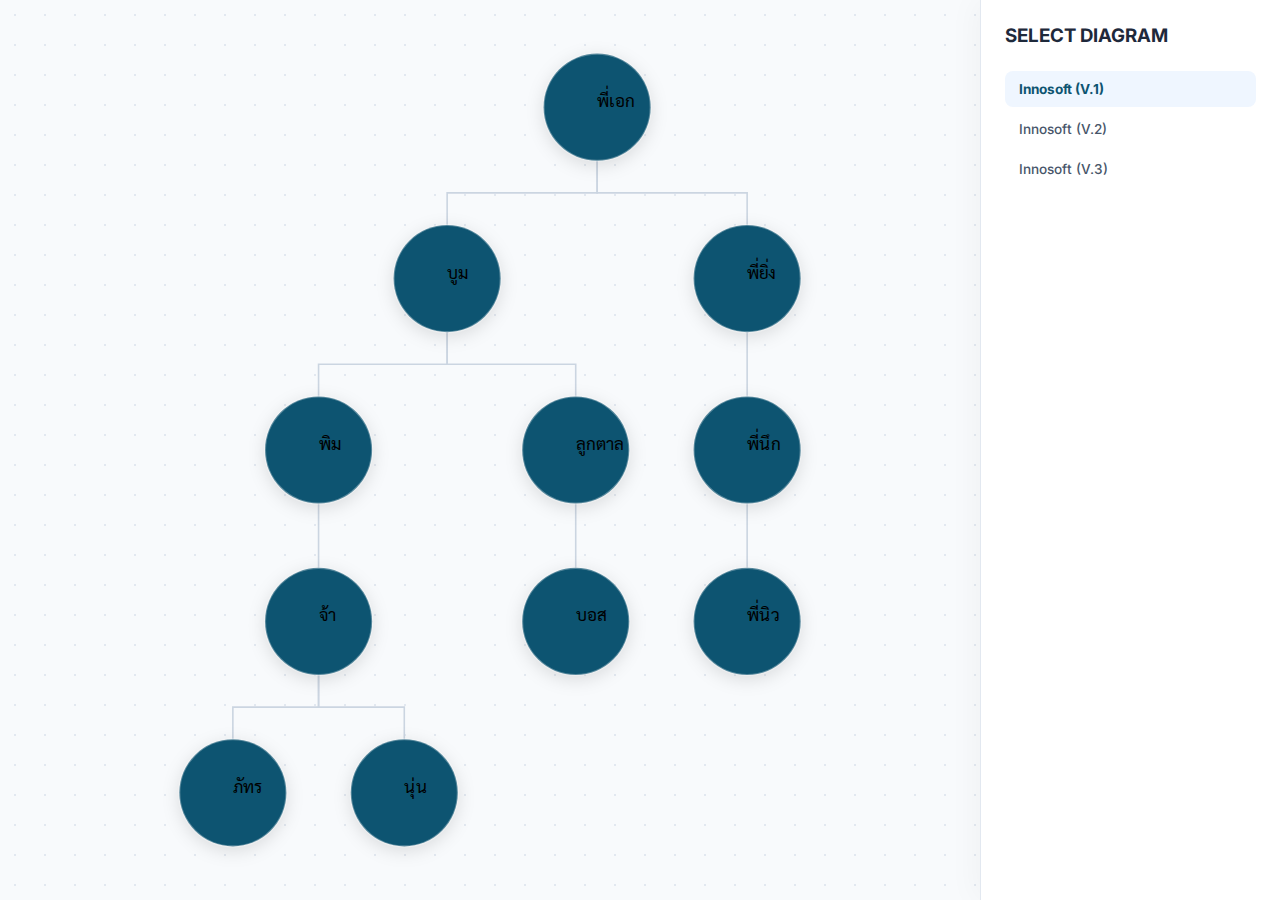
<file: org-chart/index.html>
<!DOCTYPE html>
<html lang="th">

<head>
    <meta charset="UTF-8">
    <meta name="viewport" content="width=device-width, initial-scale=1.0">
    <title>Organization Chart</title>
    <link rel="stylesheet" href="style.css">
    <link rel="preconnect" href="https://fonts.googleapis.com">
    <link rel="preconnect" href="https://fonts.gstatic.com" crossorigin>
    <link href="https://fonts.googleapis.com/css2?family=Inter:wght@400;600&family=Sarabun:wght@400;600&display=swap"
        rel="stylesheet">
</head>

<body>
    <div class="app-container">
        <main>
            <div id="chart-container">
                <svg id="chart-svg"></svg>
            </div>
        </main>

        <aside class="sidebar">
            <h3>SELECT DIAGRAM</h3>
            <ul id="diagram-list">
                <!-- Menu items will be injected here -->
            </ul>
        </aside>
    </div>

    <script src="script.js"></script>
</body>

</html>
</file>
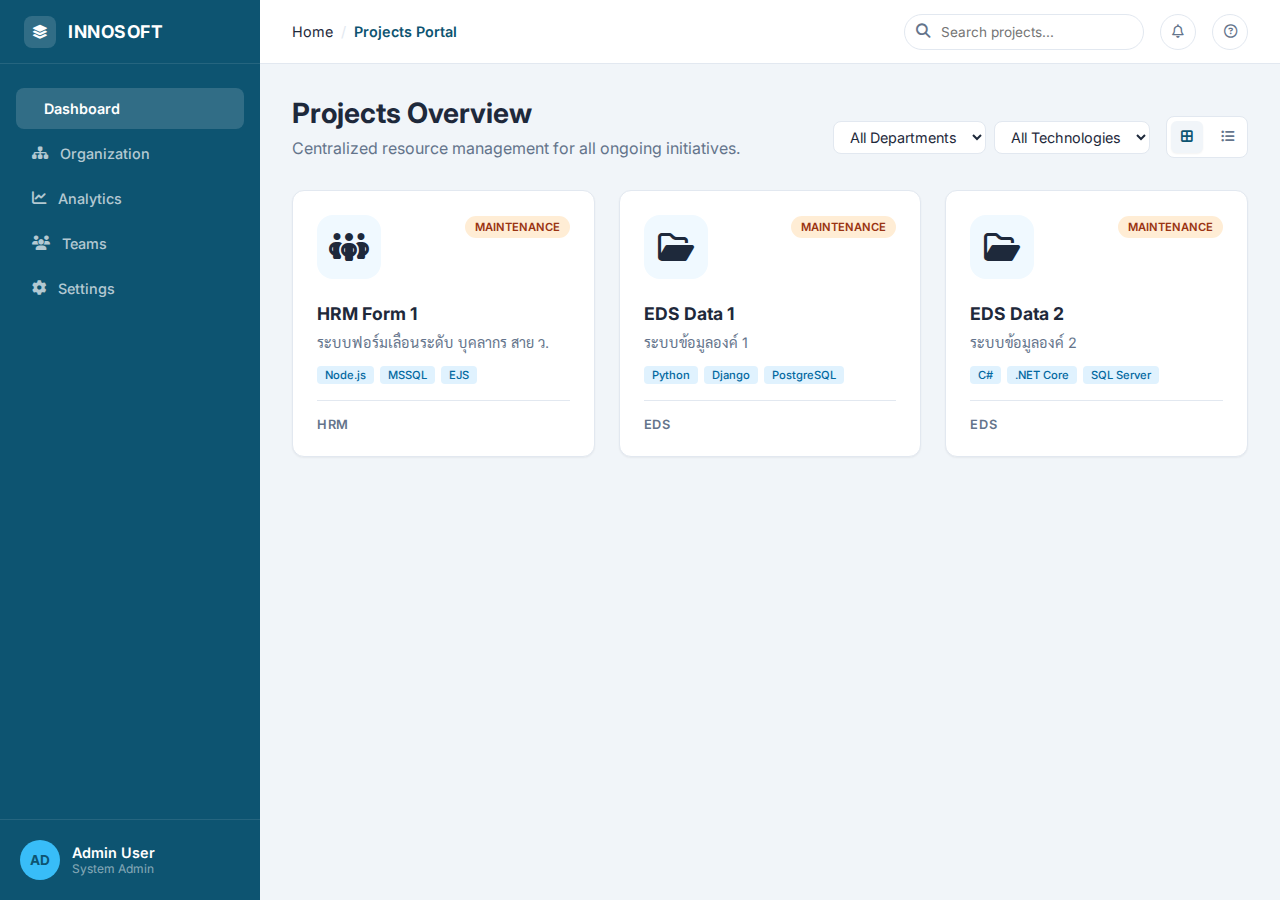
<file: portal/index.html>
<!DOCTYPE html>
<html lang="en">

<head>
    <meta charset="UTF-8">
    <meta name="viewport" content="width=device-width, initial-scale=1.0">
    <title>Innosoft Portal</title>
    <link rel="preconnect" href="https://fonts.googleapis.com">
    <link rel="preconnect" href="https://fonts.gstatic.com" crossorigin>
    <link
        href="https://fonts.googleapis.com/css2?family=Inter:wght@300;400;500;600;700&family=Sarabun:wght@300;400;500;600;700&display=swap"
        rel="stylesheet">
    <link rel="stylesheet" href="https://cdnjs.cloudflare.com/ajax/libs/font-awesome/6.4.0/css/all.min.css">
    <link rel="stylesheet" href="style.css">
    <link rel="stylesheet" href="error_style.css">
</head>

<body>

    <div class="app-container">
        <!-- Sidebar -->
        <nav class="sidebar">
            <div class="sidebar-header">
                <div class="logo-box">
                    <i class="fa-solid fa-layer-group"></i>
                </div>
                <span class="logo-text">INNOSOFT</span>
            </div>

            <ul class="nav-menu">
                <li class="nav-item active">
                    <a href="#" class="nav-link">
                        <i class="fa-solid fa-grid-2"></i>
                        <span>Dashboard</span>
                    </a>
                </li>
                <li class="nav-item" id="nav-org">
                    <a href="#" class="nav-link">
                        <i class="fa-solid fa-sitemap"></i>
                        <span>Organization</span>
                    </a>
                </li>
                <li class="nav-item">
                    <a href="#" class="nav-link">
                        <i class="fa-solid fa-chart-line"></i>
                        <span>Analytics</span>
                    </a>
                </li>
                <li class="nav-item">
                    <a href="#" class="nav-link">
                        <i class="fa-solid fa-users"></i>
                        <span>Teams</span>
                    </a>
                </li>
                <li class="nav-item">
                    <a href="#" class="nav-link">
                        <i class="fa-solid fa-gear"></i>
                        <span>Settings</span>
                    </a>
                </li>
            </ul>

            <div class="sidebar-footer">
                <div class="user-profile">
                    <div class="avatar">AD</div>
                    <div class="user-info">
                        <span class="user-name">Admin User</span>
                        <span class="user-role">System Admin</span>
                    </div>
                </div>
            </div>
        </nav>

        <!-- Main Content -->
        <main class="main-content">
            <!-- Topbar -->
            <header class="topbar">
                <div class="breadcrumb">
                    <span class="text-muted">Home</span>
                    <span class="separator">/</span>
                    <span class="current">Projects Portal</span>
                </div>

                <div class="topbar-actions">
                    <div class="search-box">
                        <i class="fa-solid fa-search"></i>
                        <input type="text" placeholder="Search projects...">
                    </div>
                    <button class="icon-btn">
                        <i class="fa-regular fa-bell"></i>
                    </button>
                    <button class="icon-btn">
                        <i class="fa-regular fa-circle-question"></i>
                    </button>
                </div>
            </header>

            <!-- Dashboard Content -->
            <div class="content-area">
                <!-- Project List View -->
                <div id="project-list-view">
                    <div class="page-header">
                        <div>
                            <h2>Projects Overview</h2>
                            <p>Centralized resource management for all ongoing initiatives.</p>
                        </div>
                        <div class="header-controls">
                            <div class="filter-group">
                                <select id="dept-filter" class="filter-select">
                                    <option value="all">All Departments</option>
                                    <option value="HRM">HRM</option>
                                    <option value="EDS">EDS</option>
                                </select>
                                <select id="tech-filter" class="filter-select">
                                    <option value="all">All Technologies</option>
                                    <!-- Populated by JS -->
                                </select>
                            </div>
                            <div class="view-toggle">
                                <button id="view-grid" class="toggle-btn active" title="Grid View">
                                    <i class="fa-solid fa-border-all"></i>
                                </button>
                                <button id="view-list" class="toggle-btn" title="List View">
                                    <i class="fa-solid fa-list-ul"></i>
                                </button>
                            </div>
                        </div>
                    </div>

                    <div id="project-grid" class="project-grid">
                        <!-- Projects injected here -->
                    </div>
                </div>

                <!-- Project Detail View -->
                <div id="project-detail-view" class="hidden">
                    <div class="detail-header-clean">
                        <div class="header-left-group">
                            <button id="back-btn" class="back-icon-btn" title="Back to Projects">
                                <i class="fa-solid fa-arrow-left"></i>
                            </button>
                            <div id="detail-icon" class="detail-icon"></div>
                        </div>

                        <div class="header-main-info">
                            <div class="title-row">
                                <h2 id="detail-title"></h2>
                                <span id="detail-status" class="status-badge"></span>
                                <div id="detail-metadata" class="meta-row-clean">
                                    <!-- Metadata injected here -->
                                </div>
                            </div>
                            <p id="detail-description"></p>
                        </div>
                    </div>

                    <div class="detail-body">
                        <!-- Resources -->
                        <div class="detail-section resources-section">
                            <h4 class="section-title">Resources & Links</h4>
                            <div class="resource-table-header">
                                <span>TYPE</span>
                                <span>NAME</span>
                                <span>VALUE</span>
                                <span style="text-align:right;">ACTION</span>
                            </div>
                            <div id="detail-resources" class="resources-table">
                                <!-- Resources injected here -->
                            </div>
                        </div>
                    </div>
                </div>
            </div>

            <!-- Organization View (New) -->
            <div id="org-view" class="hidden" style="height: calc(100vh - 80px); position: relative; overflow: hidden;">
                <!-- Toolbar for Org Chart -->
                <div class="org-toolbar"
                    style="position: absolute; top: 16px; right: 16px; z-index: 100; display: flex; gap: 8px;">
                    <button id="org-btn-reset" class="icon-btn" title="Reset View">
                        <i class="fa-solid fa-expand"></i>
                    </button>
                    <button id="org-btn-download" class="icon-btn" title="Download PNG">
                        <i class="fa-solid fa-download"></i>
                    </button>
                    <!-- Search within Org Chart -->
                    <div class="search-box" style="background: white; border: 1px solid #e2e8f0;">
                        <i class="fa-solid fa-search"></i>
                        <input type="text" id="org-search-input" placeholder="Find person...">
                    </div>
                </div>

                <div id="chart-container" style="width: 100%; height: 100%; cursor: grab;">
                    <svg id="chart-svg" style="width: 100%; height: 100%; display: block;"></svg>
                </div>
            </div>
        </main>
    </div>

    <script src="app.js"></script>
</body>

</html>
</file>
<file: org-chart/style.css>
:root {
    --primary-color: #0d5471;
    --accent-color: #38bdf8;
    --text-color: #1e293b;
    --bg-color: #f8fafc;
    --line-color: #cbd5e1;
    --font-main: 'Inter', 'Sarabun', sans-serif;

    /* Administrative Diff Colors - Softened for Townhall */
    --diff-promoted: #10b981;
    --diff-realigned: #64748b;
    --diff-moved: #f59e0b;
    --diff-new: #06b6d4;
}

* {
    margin: 0;
    padding: 0;
    box-sizing: border-box;
}

body {
    background-color: var(--bg-color);
    font-family: var(--font-main);
    color: var(--text-color);
    overflow: hidden;
    height: 100vh;
}

.app-container {
    height: 100vh;
    display: flex;
    flex-direction: row;
    overflow: hidden;
}

/* MAIN AREA */
main {
    flex: 1;
    display: flex;
    flex-direction: column;
    overflow: hidden;
    height: 100vh;
    background-image: radial-gradient(#e2e8f0 1.2px, transparent 1.2px);
    background-size: 30px 30px;
}

.chart-header {
    flex-shrink: 0;
    padding: 16px 32px;
    background: rgba(255, 255, 255, 0.85);
    backdrop-filter: blur(10px);
    border-bottom: 1px solid #e2e8f0;
    display: flex;
    justify-content: space-between;
    align-items: center;
    z-index: 100;
}

.logo-area {
    display: flex;
    align-items: center;
    gap: 14px;
}

.logo-box {
    width: 42px;
    height: 42px;
    background: var(--primary-color);
    color: white;
    font-weight: 800;
    border-radius: 10px;
    display: flex;
    align-items: center;
    justify-content: center;
    font-size: 1.1rem;
}

.company-info h1 {
    font-size: 1rem;
    font-weight: 800;
    color: var(--primary-color);
    text-transform: uppercase;
    letter-spacing: 0.05em;
    line-height: 1.1;
}

.company-info p {
    font-size: 0.75rem;
    color: #64748b;
}

.search-container input {
    width: 250px;
    padding: 8px 16px;
    border: 1px solid #e2e8f0;
    border-radius: 20px;
    font-family: inherit;
    font-size: 0.85rem;
    background: #fff;
    transition: all 0.2s;
    outline: none;
}

/* CHART CONTAINER */
#chart-container {
    flex: 1;
    width: 100%;
    height: 100%;
    position: relative;
    display: flex;
    justify-content: center;
    align-items: center;
    overflow: hidden;
    /* CRITICAL: No overflow allowed */
}

#chart-svg {
    cursor: grab;
    touch-action: none;
    /* Prevent browser zooming on touch devices */
}

#chart-svg:active {
    cursor: grabbing;
}

svg {
    width: 100%;
    height: 100%;
    display: block;
    /* Use preserveAspectRatio for the best scaling behavior */
}

/* SIDEBAR */
.sidebar {
    width: 300px;
    flex-shrink: 0;
    background: #ffffff;
    border-left: 1px solid #e2e8f0;
    padding: 24px;
    display: flex;
    flex-direction: column;
    gap: 24px;
    overflow-y: auto;
    box-shadow: -4px 0 30px rgba(0, 0, 0, 0.04);
}

.sidebar-section h3 {
    font-size: 0.65rem;
    font-weight: 800;
    color: #94a3b8;
    letter-spacing: 0.15em;
    margin-bottom: 12px;
}

#diagram-list {
    list-style: none;
    padding: 0;
    margin: 0;
}

.diagram-item {
    padding: 10px 14px;
    margin-bottom: 4px;
    border-radius: 8px;
    cursor: pointer;
    font-size: 0.85rem;
    color: #475569;
    font-weight: 500;
    transition: all 0.2s;
}

.diagram-item:hover {
    background: #f1f5f9;
}

.diagram-item.active {
    background: #eff6ff;
    color: var(--primary-color);
    font-weight: 700;
}

.compare-controls {
    display: flex;
    flex-direction: column;
    gap: 12px;
    padding: 16px;
    background: #f8fafc;
    border-radius: 12px;
}

.select-group label {
    font-size: 0.65rem;
    font-weight: 700;
    color: #64748b;
    margin-bottom: 4px;
    display: block;
}

select {
    width: 100%;
    padding: 6px;
    border: 1px solid #e2e8f0;
    border-radius: 6px;
    font-family: inherit;
    font-size: 0.8rem;
}

button {
    padding: 10px;
    border-radius: 8px;
    border: none;
    cursor: pointer;
    font-family: inherit;
    font-weight: 700;
    font-size: 0.8rem;
    transition: all 0.2s;
}

.compare-btn {
    background: var(--primary-color);
    color: white;
}

.clear-btn {
    background: #fee2e2;
    color: #b91c1c;
}

/* LEGEND */
.legend {
    margin-top: auto;
    background: #f8fafc;
    padding: 16px;
    border-radius: 12px;
    display: flex;
    flex-direction: column;
    gap: 10px;
}

.legend-header {
    font-size: 0.6rem;
    font-weight: 800;
    color: #94a3b8;
    margin-bottom: 2px;
}

.legend-item {
    display: flex;
    align-items: center;
    gap: 10px;
    font-size: 0.7rem;
    color: #475569;
}

.legend-color {
    width: 12px;
    height: 12px;
    border-radius: 3px;
}

/* VISUAL REFINEMENT */
.node-circle {
    fill: var(--primary-color);
    stroke: rgba(255, 255, 255, 0.3);
    stroke-width: 2px;
    filter: drop-shadow(0 4px 8px rgba(0, 0, 0, 0.12));
    transition: all 0.3s;
}

.node-name {
    fill: white;
    font-size: 16px;
    /* Increased for readability */
    font-weight: 700;
    text-anchor: middle;
    dominant-baseline: middle;
    font-family: 'Sarabun', sans-serif;
}

.node-pos {
    fill: rgba(255, 255, 255, 0.9);
    font-size: 10px;
    /* Increased for readability */
    font-weight: 400;
    text-anchor: middle;
    font-family: 'Sarabun', sans-serif;
}

.connector-line {
    fill: none;
    stroke: var(--line-color);
    stroke-width: 1.5px;
    transition: opacity 0.3s;
}

.connector-line.faded {
    opacity: 0.2;
    /* Ghost-like structure */
}

.node-group.faded {
    opacity: 0.1;
    filter: grayscale(1);
}

.node-group.highlighted {
    filter: drop-shadow(0 0 15px var(--accent-color));
}

.node-group.highlighted .node-circle {
    stroke: var(--accent-color);
    stroke-width: 4px;
}

/* Diff States */
.node-promoted {
    fill: var(--diff-promoted) !important;
}

.node-realigned {
    fill: var(--diff-realigned) !important;
    opacity: 0.8;
}

.node-moved {
    fill: var(--diff-moved) !important;
}

.node-new {
    fill: var(--diff-new) !important;
}

/* FLOATING TOOLBAR */
.floating-toolbar {
    position: absolute;
    bottom: 24px;
    right: 24px;
    display: flex;
    flex-direction: column;
    gap: 12px;
    z-index: 200;
}

.toolbar-btn {
    position: relative;
    width: 48px;
    height: 48px;
    border-radius: 12px;
    background: white;
    box-shadow: 0 4px 12px rgba(0, 0, 0, 0.1);
    display: flex;
    justify-content: center;
    align-items: center;
    cursor: pointer;
    transition: all 0.2s cubic-bezier(0.4, 0, 0.2, 1);
    border: 1px solid rgba(0, 0, 0, 0.05);
    color: var(--text-color);
}

.toolbar-btn:hover {
    background: var(--primary-color);
    color: white;
    transform: translateY(-2px);
    box-shadow: 0 8px 16px rgba(13, 84, 113, 0.2);
}

.toolbar-btn .tooltip {
    position: absolute;
    right: 60px;
    /* Position to the left of the button */
    top: 50%;
    transform: translateY(-50%) translateX(10px);
    background: rgba(30, 41, 59, 0.9);
    color: white;
    padding: 6px 12px;
    border-radius: 6px;
    font-size: 0.75rem;
    font-weight: 600;
    pointer-events: none;
    opacity: 0;
    visibility: hidden;
    transition: all 0.2s;
    white-space: nowrap;
    box-shadow: 0 4px 6px rgba(0, 0, 0, 0.1);
}

.toolbar-btn:hover .tooltip {
    opacity: 1;
    visibility: visible;
    transform: translateY(-50%) translateX(0);
}
</file>
<file: portal/style.css>
:root {
    --primary-color: #0d5471;
    /* Matching org-chart */
    --primary-hover: #083c52;
    --accent-color: #38bdf8;
    --text-main: #1e293b;
    --text-muted: #64748b;
    --bg-body: #f1f5f9;
    --bg-surface: #ffffff;
    --border-color: #e2e8f0;
    --sidebar-width: 260px;
    --header-height: 64px;
    --shadow-sm: 0 1px 2px 0 rgba(0, 0, 0, 0.05);
    --shadow-md: 0 4px 6px -1px rgba(0, 0, 0, 0.1), 0 2px 4px -1px rgba(0, 0, 0, 0.06);
    --shadow-lg: 0 10px 15px -3px rgba(0, 0, 0, 0.1), 0 4px 6px -2px rgba(0, 0, 0, 0.05);
    --radius-md: 8px;
    --radius-lg: 12px;
}

* {
    margin: 0;
    padding: 0;
    box-sizing: border-box;
    font-family: 'Inter', 'Sarabun', sans-serif;
}

body {
    background-color: var(--bg-body);
    color: var(--text-main);
    overflow: hidden;
    /* App-like feel */
}

/* App Layout */
.app-container {
    display: flex;
    height: 100vh;
    width: 100vw;
}

/* Sidebar */
.sidebar {
    width: var(--sidebar-width);
    background-color: var(--primary-color);
    color: white;
    display: flex;
    flex-direction: column;
    flex-shrink: 0;
    transition: all 0.3s ease;
}

.sidebar-header {
    height: var(--header-height);
    display: flex;
    align-items: center;
    padding: 0 24px;
    border-bottom: 1px solid rgba(255, 255, 255, 0.1);
    gap: 12px;
}

.logo-box {
    width: 32px;
    height: 32px;
    background: rgba(255, 255, 255, 0.15);
    border-radius: 8px;
    display: flex;
    align-items: center;
    justify-content: center;
    font-size: 14px;
}

.logo-text {
    font-weight: 700;
    font-size: 1.1rem;
    letter-spacing: 0.5px;
}

.nav-menu {
    list-style: none;
    padding: 24px 16px;
    flex: 1;
}

.nav-item {
    margin-bottom: 4px;
}

.nav-link {
    display: flex;
    align-items: center;
    padding: 12px 16px;
    color: rgba(255, 255, 255, 0.7);
    text-decoration: none;
    border-radius: var(--radius-md);
    transition: all 0.2s;
    font-size: 0.9rem;
    font-weight: 500;
    gap: 12px;
}

.nav-link:hover {
    background: rgba(255, 255, 255, 0.1);
    color: white;
}

.nav-item.active .nav-link {
    background: rgba(255, 255, 255, 0.15);
    color: white;
    font-weight: 600;
}

.sidebar-footer {
    padding: 20px;
    border-top: 1px solid rgba(255, 255, 255, 0.1);
}

.user-profile {
    display: flex;
    align-items: center;
    gap: 12px;
}

.avatar {
    width: 40px;
    height: 40px;
    background: var(--accent-color);
    border-radius: 50%;
    display: flex;
    align-items: center;
    justify-content: center;
    font-weight: 700;
    color: var(--primary-color);
    font-size: 0.85rem;
}

.user-info {
    display: flex;
    flex-direction: column;
}

.user-name {
    font-size: 0.9rem;
    font-weight: 600;
}

.user-role {
    font-size: 0.75rem;
    color: rgba(255, 255, 255, 0.5);
}

/* Main Content */
.main-content {
    flex: 1;
    display: flex;
    flex-direction: column;
    overflow: hidden;
}

/* Topbar */
.topbar {
    height: var(--header-height);
    background-color: var(--bg-surface);
    border-bottom: 1px solid var(--border-color);
    display: flex;
    align-items: center;
    justify-content: space-between;
    padding: 0 32px;
    flex-shrink: 0;
}

.breadcrumb {
    font-size: 0.9rem;
    display: flex;
    align-items: center;
    gap: 8px;
}

.breadcrumb .separator {
    color: var(--border-color);
}

.breadcrumb .current {
    font-weight: 600;
    color: var(--primary-color);
}

.topbar-actions {
    display: flex;
    align-items: center;
    gap: 16px;
}

.search-box {
    position: relative;
    display: flex;
    align-items: center;
}

.search-box i {
    position: absolute;
    left: 12px;
    color: var(--text-muted);
    font-size: 0.9rem;
}

.search-box input {
    height: 36px;
    padding-left: 36px;
    padding-right: 16px;
    border: 1px solid var(--border-color);
    border-radius: 20px;
    font-size: 0.85rem;
    width: 240px;
    outline: none;
    transition: all 0.2s;
}

.search-box input:focus {
    border-color: var(--primary-color);
    box-shadow: 0 0 0 2px rgba(13, 84, 113, 0.1);
}

.icon-btn {
    width: 36px;
    height: 36px;
    border-radius: 50%;
    border: 1px solid var(--border-color);
    background: white;
    color: var(--text-muted);
    cursor: pointer;
    display: flex;
    align-items: center;
    justify-content: center;
    transition: all 0.2s;
}

.icon-btn:hover {
    background: var(--bg-body);
    color: var(--primary-color);
}

/* Content Area */
.content-area {
    padding: 32px;
    overflow-y: auto;
    flex: 1;
}

.page-header {
    margin-bottom: 32px;
    display: flex;
    justify-content: space-between;
    align-items: flex-end;
    /* Align bottom for inputs */
    gap: 24px;
    flex-wrap: wrap;
    /* responsive */
}

.header-controls {
    display: flex;
    gap: 16px;
    align-items: center;
}

.filter-group {
    display: flex;
    gap: 8px;
}

.filter-select {
    padding: 6px 12px;
    border: 1px solid var(--border-color);
    border-radius: var(--radius-md);
    background: white;
    color: var(--text-main);
    font-size: 0.9rem;
    outline: none;
    cursor: pointer;
}

.filter-select:hover {
    border-color: var(--accent-color);
}

.page-header h2 {
    font-size: 1.75rem;
    color: var(--text-main);
    margin-bottom: 8px;
    font-weight: 700;
}

.page-header p {
    color: var(--text-muted);
    font-size: 1rem;
}

/* View Toggle */
.view-toggle {
    display: flex;
    gap: 8px;
    background: white;
    padding: 4px;
    border-radius: var(--radius-md);
    border: 1px solid var(--border-color);
}

.toggle-btn {
    border: none;
    background: transparent;
    padding: 8px;
    border-radius: 6px;
    color: var(--text-muted);
    cursor: pointer;
    transition: all 0.2s;
    display: flex;
    align-items: center;
    justify-content: center;
    width: 32px;
    height: 32px;
}

.toggle-btn:hover {
    background: var(--bg-body);
    color: var(--primary-color);
}

.toggle-btn.active {
    background: var(--bg-body);
    color: var(--primary-color);
    box-shadow: var(--shadow-sm);
}

/* Grid */
.project-grid {
    display: grid;
    grid-template-columns: repeat(auto-fill, minmax(280px, 1fr));
    gap: 24px;
}

.project-card {
    background: var(--bg-surface);
    border: 1px solid var(--border-color);
    border-radius: var(--radius-lg);
    padding: 24px;
    display: flex;
    flex-direction: column;
    align-items: flex-start;
    transition: all 0.2s ease;
    cursor: pointer;
    box-shadow: var(--shadow-sm);
    position: relative;
    overflow: hidden;
}

.project-card:hover {
    transform: translateY(-4px);
    box-shadow: var(--shadow-lg);
    border-color: var(--accent-color);
}

.project-card:hover::before {
    content: '';
    position: absolute;
    top: 0;
    left: 0;
    width: 4px;
    height: 100%;
    background: var(--accent-color);
}

/* Shared Structures */
.card-icon {
    font-size: 2rem;
    background: #f0f9ff;
    width: 64px;
    height: 64px;
    border-radius: 16px;
    display: flex;
    align-items: center;
    justify-content: center;
    flex-shrink: 0;
}

.card-info {
    flex: 1;
    min-width: 0;
    /* Fix flex overflow */
}

.card-title {
    font-size: 1.1rem;
    font-weight: 700;
    color: var(--text-main);
    margin-bottom: 8px;
    white-space: nowrap;
    overflow: hidden;
    text-overflow: ellipsis;
}

.card-summary {
    font-size: 0.9rem;
    color: var(--text-muted);
    line-height: 1.5;
    display: -webkit-box;
    -webkit-line-clamp: 2;
    line-clamp: 2;
    -webkit-box-orient: vertical;
    overflow: hidden;
    margin-bottom: 12px;
}

.card-tags {
    display: flex;
    flex-wrap: wrap;
    gap: 6px;
    margin-top: auto;
}

.tech-tag {
    font-size: 0.7rem;
    background: #e0f2fe;
    color: #0369a1;
    padding: 2px 8px;
    border-radius: 4px;
    font-weight: 500;
}

.status-badge {
    font-size: 0.7rem;
    padding: 4px 10px;
    border-radius: 20px;
    font-weight: 600;
    text-transform: uppercase;
    display: inline-block;
}

.card-meta {
    font-size: 0.8rem;
    color: #64748b;
    font-weight: 600;
    text-transform: uppercase;
    letter-spacing: 0.05em;
}

/* Default Grid View Layout */
.project-card {
    position: relative;
    padding: 24px;
    display: flex;
    flex-direction: column;
    gap: 16px;
    height: 100%;
}

.project-card .card-status {
    position: absolute;
    top: 24px;
    right: 24px;
}

.project-card .card-icon {
    margin-bottom: 8px;
}

.project-card .card-meta {
    margin-top: auto;
    /* Push to bottom in flex col */
    padding-top: 16px;
    border-top: 1px solid var(--border-color);
    width: 100%;
}

/* LIST VIEW OVERRIDES */
.project-grid.list-view {
    display: flex;
    flex-direction: column;
    gap: 12px;
}

.project-grid.list-view .project-card {
    flex-direction: row;
    align-items: center;
    padding: 16px 24px;
    height: auto;
    gap: 24px;
}

/* Reset Grid View Specifics */
.project-grid.list-view .project-card .card-status {
    position: static;
    /* No absolute positioning */
    width: 120px;
    text-align: center;
    flex-shrink: 0;
}

.project-grid.list-view .project-card .card-meta {
    margin-top: 0;
    padding-top: 0;
    border-top: none;
    width: 100px;
    text-align: right;
    flex-shrink: 0;
}

.project-grid.list-view .project-card .card-icon {
    margin-bottom: 0;
    width: 48px;
    height: 48px;
    font-size: 1.5rem;
}

.project-grid.list-view .card-info {
    display: grid;
    grid-template-columns: 240px 1fr;
    gap: 24px;
    align-items: center;
}

.project-grid.list-view .card-title {
    margin-bottom: 0;
    font-size: 1rem;
}

.project-grid.list-view .card-summary {
    -webkit-line-clamp: 1;
    line-clamp: 1;
    margin-bottom: 0;
}

/* Detail View */
.hidden {
    display: none !important;
}

.project-detail-view {
    animation: fadeIn 0.3s ease;
    max-width: 1200px;
    margin: 0 auto;
}

@keyframes fadeIn {
    from {
        opacity: 0;
        transform: translateY(10px);
    }

    to {
        opacity: 1;
        transform: translateY(0);
    }
}

/* Clean Header Layout */
.detail-header-clean {
    display: flex;
    gap: 24px;
    margin-bottom: 32px;
    align-items: flex-start;
}

.header-left-group {
    display: flex;
    align-items: flex-start;
    gap: 16px;
    padding-top: 4px;
}

.header-main-info {
    display: flex;
    flex-direction: column;
    gap: 12px;
    flex-grow: 1;
}

.title-row {
    display: flex;
    align-items: center;
    gap: 16px;
    flex-wrap: wrap;
}

#detail-title {
    font-size: 1.75rem;
    /* Larger Title */
    margin: 0;
}

#detail-description {
    font-size: 1rem;
    color: var(--text-main);
    /* Darker for better readability */
    line-height: 1.6;
    margin: 0;
    max-width: 800px;
}

/* Metadata Text Row */
/* Metadata Text Row */
.meta-row-clean {
    display: flex;
    align-items: center;
    /* Center alignment */
    margin-left: 24px;
    padding-left: 24px;
    border-left: 2px solid #e2e8f0;
    height: auto;
}

.metadata-item {
    display: flex;
    align-items: baseline;
    gap: 8px;
    font-size: 0.9rem;
    color: var(--text-main);
    line-height: normal;
    white-space: nowrap;
    /* Spacing between items */
    margin-right: 24px;
    padding-right: 24px;
    border-right: 1px solid #e2e8f0;
    /* Separator */
}

/* Remove border from last item */
.metadata-item:last-child {
    margin-right: 0;
    padding-right: 0;
    border-right: none;
}

/* Remove old pseudo-element separator */
.metadata-item:not(:last-child)::after {
    display: none;
}

.meta-label {
    color: var(--text-muted);
    font-size: 0.75rem;
    font-weight: 700;
    text-transform: uppercase;
    letter-spacing: 0.05em;
}

.meta-value {
    font-weight: 600;
    color: var(--text-main);
    font-size: 1rem;
}

/* Hide unused */
.detail-header-unified,
.detail-content,
.detail-top-line,
.detail-meta-row,
.desc-divider,
.detail-info-card,
.detail-header-row,
.detail-title-wrapper,
.about-block,
.meta-block,
.combined-info,
.info-row,
.metadata-grid {
    display: none;
    /* Safely hide old classes if they linger */
}

/* New Icon Back Button */
.back-icon-btn {
    background: transparent;
    border: none;
    color: var(--text-muted);
    font-size: 1.2rem;
    cursor: pointer;
    padding: 8px;
    border-radius: 50%;
    transition: all 0.2s;
    display: flex;
    align-items: center;
    justify-content: center;
    margin-right: 8px;
}

.back-icon-btn:hover {
    background: var(--bg-body);
    color: var(--primary-color);
}

.detail-icon {
    font-size: 2rem;
    color: var(--primary-color);
    width: 48px;
    height: 48px;
    background: white;
    border-radius: 12px;
    /* Slightly squarer than before */
    display: flex;
    align-items: center;
    justify-content: center;
    box-shadow: var(--shadow-sm);
    border: 1px solid var(--border-color);
}

.detail-title-wrap h2 {
    font-size: 2rem;
    font-weight: 700;
    color: var(--text-main);
    line-height: 1.2;
}

.status-pill {
    display: inline-block;
    padding: 4px 12px;
    border-radius: 12px;
    font-size: 0.75rem;
    font-weight: 600;
    text-transform: uppercase;
    background: #e2e8f0;
    color: var(--text-muted);
    margin-top: 8px;
    vertical-align: middle;
}

.detail-body {
    background: white;
    padding: 40px;
    border-radius: var(--radius-lg);
    box-shadow: var(--shadow-sm);
    border: 1px solid var(--border-color);
}

.section-title {
    font-size: 0.75rem;
    text-transform: uppercase;
    letter-spacing: 0.05em;
    color: var(--text-muted);
    margin-bottom: 8px;
    /* Tighter */
    font-weight: 700;
    margin-top: 0;
    border-bottom: none;
    /* Removed line for cleaner look */
    padding-bottom: 0;
}

/* Detail Description */
.detail-description p {
    font-size: 1rem;
    line-height: 1.6;
    color: var(--text-main);
    margin-bottom: 0;
    /* Remove bottom margin */
}

.detail-body {
    background: transparent;
    padding: 0;
    box-shadow: none;
    border: none;
    width: 100%;
}

.detail-section {
    background: white;
    padding: 24px;
    /* Reduced from 32px */
    border-radius: var(--radius-lg);
    box-shadow: var(--shadow-sm);
    border: 1px solid var(--border-color);
    margin-bottom: 24px;
    /* Reduced spacing */
}

/* Remove combined-info flex column */
/* Resources Section to fill remaining space */
.detail-section.resources-section {
    margin-top: 0;
}

/* Clean up old styles */
.combined-info,
.info-row,
.metadata-grid {
    display: none;
    /* Safely hide old classes if they linger */
}

.detail-sidebar {
    background: white;
    padding: 32px;
    border-radius: var(--radius-lg);
    box-shadow: var(--shadow-sm);
    border: 1px solid var(--border-color);
    align-self: flex-start;
    /* Sticky-like behavior if needed */
}

.metadata-grid {
    display: grid;
    grid-template-columns: repeat(auto-fill, minmax(200px, 1fr));
    gap: 24px;
}

.metadata-item {
    display: flex;
    flex-direction: column;
}

.meta-label {
    font-size: 0.8rem;
    color: var(--text-muted);
    margin-bottom: 4px;
}

.meta-value {
    font-weight: 500;
    color: var(--text-main);
    font-size: 1rem;
}

.resources-table {
    display: flex;
    flex-direction: column;
}

.resource-row {
    display: flex;
    align-items: center;
    justify-content: space-between;
    padding: 16px 0;
    border-bottom: 1px solid var(--border-color);
}

.resource-row:last-child {
    border-bottom: none;
    padding-bottom: 0;
}

.resource-row:first-child {
    padding-top: 0;
}

.res-left {
    display: flex;
    align-items: center;
    gap: 16px;
    overflow: hidden;
}

.res-info {
    min-width: 0;
    /* Text truncation fix */
}

.res-icon {
    width: 40px;
    height: 40px;
    background: #f1f5f9;
    border-radius: 8px;
    display: flex;
    align-items: center;
    justify-content: center;
    font-size: 1.2rem;
    color: var(--primary-color);
    flex-shrink: 0;
}

.res-name {
    display: block;
    font-weight: 600;
    font-size: 0.9rem;
    color: var(--text-main);
    margin-bottom: 2px;
}

.res-value {
    display: block;
    font-family: monospace;
    font-size: 0.8rem;
    color: var(--text-muted);
    white-space: nowrap;
    overflow: hidden;
    text-overflow: ellipsis;
}

.res-action-icon {
    width: 32px;
    height: 32px;
    display: flex;
    align-items: center;
    justify-content: center;
    color: var(--text-muted);
    border-radius: 6px;
    transition: all 0.2s;
    cursor: pointer;
    text-decoration: none;
}

.res-action-icon:hover {
    background: var(--bg-body);
    color: var(--primary-color);
}

.resource-table-header {
    display: grid;
    grid-template-columns: 60px 200px 1fr 60px;
    /* Type | Name | Value | Action */
    padding: 0 16px 16px 16px;
    border-bottom: 2px solid var(--border-color);
    font-size: 0.75rem;
    font-weight: 700;
    color: var(--text-muted);
    letter-spacing: 0.05em;
    margin-bottom: 8px;
    gap: 16px;
}

.resource-row {
    display: grid;
    grid-template-columns: 60px 200px 1fr 60px;
    align-items: center;
    padding: 16px;
    border-bottom: 1px solid var(--border-color);
    transition: background 0.1s;
    gap: 16px;
}

.resource-row:hover {
    background: #f8fafc;
}

.resource-row:last-child {
    border-bottom: none;
}

.resource-row:first-child {
    padding-top: 16px;
}

.res-left {
    display: contents;
}

/* Override previous icon size */
.res-icon {
    width: 40px;
    height: 40px;
    background: #f1f5f9;
    border-radius: 8px;
    display: flex;
    align-items: center;
    justify-content: center;
    font-size: 0.85rem;
    /* Reduced to fit text better */
    font-weight: 700;
    color: var(--primary-color);
    flex-shrink: 0;
    overflow: hidden;
    white-space: nowrap;
    /* Prevent wrapping */
    text-overflow: ellipsis;
    /* Should truncate if utterly too long, though unlikely */
}

.res-info {
    /* Removed in favor of split columns */
    display: none;
}

.res-name-col {
    min-width: 0;
}

.res-name {
    display: block;
    font-weight: 600;
    font-size: 0.95rem;
    color: var(--text-main);
    white-space: nowrap;
    overflow: hidden;
    text-overflow: ellipsis;
}

.res-value-col {
    min-width: 0;
}

.res-value {
    display: block;
    font-family: monospace;
    font-size: 0.85rem;
    color: var(--text-muted);
    white-space: nowrap;
    overflow: hidden;
    text-overflow: ellipsis;
}

.res-action-icon {
    justify-self: end;
}

/* 
========================================
ORG CHART STYLES (Ported from Org Chart App)
========================================
*/

#chart-container {
    background-image: radial-gradient(#e2e8f0 1.2px, transparent 1.2px);
    background-size: 30px 30px;
    background-color: #f8fafc;
}

#chart-svg {
    cursor: grab;
    touch-action: none;
}

#chart-svg:active {
    cursor: grabbing;
}

.node-group {
    cursor: pointer;
    transition: opacity 0.3s;
}

.node-circle {
    fill: var(--primary-color);
    stroke: rgba(255, 255, 255, 0.3);
    stroke-width: 2px;
    filter: drop-shadow(0 4px 8px rgba(0, 0, 0, 0.12));
    transition: all 0.3s;
}

.node-name {
    fill: white;
    font-family: 'Sarabun', sans-serif;
    font-weight: 700;
    font-size: 16px;
    text-anchor: middle;
    dominant-baseline: middle;
    pointer-events: none;
}

.node-pos {
    fill: rgba(255, 255, 255, 0.9);
    font-family: 'Sarabun', sans-serif;
    font-weight: 400;
    font-size: 10px;
    text-anchor: middle;
    pointer-events: none;
}

.connector-line {
    fill: none;
    stroke: #cbd5e1;
    stroke-width: 1.5px;
    transition: opacity 0.3s;
}

.connector-line.line-dashed {
    stroke-dasharray: 6, 4;
}

/* Search Highlight States */
.node-group.faded {
    opacity: 0.1;
    filter: grayscale(1);
}

.connector-line.faded {
    opacity: 0.2;
}

.node-group.highlighted .node-circle {
    stroke: var(--accent-color);
    stroke-width: 4px;
    filter: drop-shadow(0 0 10px var(--accent-color));
}

/* Toolbar specifics if needed */
.org-toolbar .icon-btn {
    background: white;
    box-shadow: var(--shadow-sm);
}
</file>
<file: portal/error_style.css>
.error-msg {
    text-align: center;
    color: #ef4444;
    padding: 24px;
    background: #fef2f2;
    border: 1px solid #fee2e2;
    border-radius: var(--radius-md);
    width: 100%;
}

.error-msg small {
    color: var(--text-muted);
    font-size: 0.85rem;
    margin-top: 8px;
    display: block;
}
</file>
